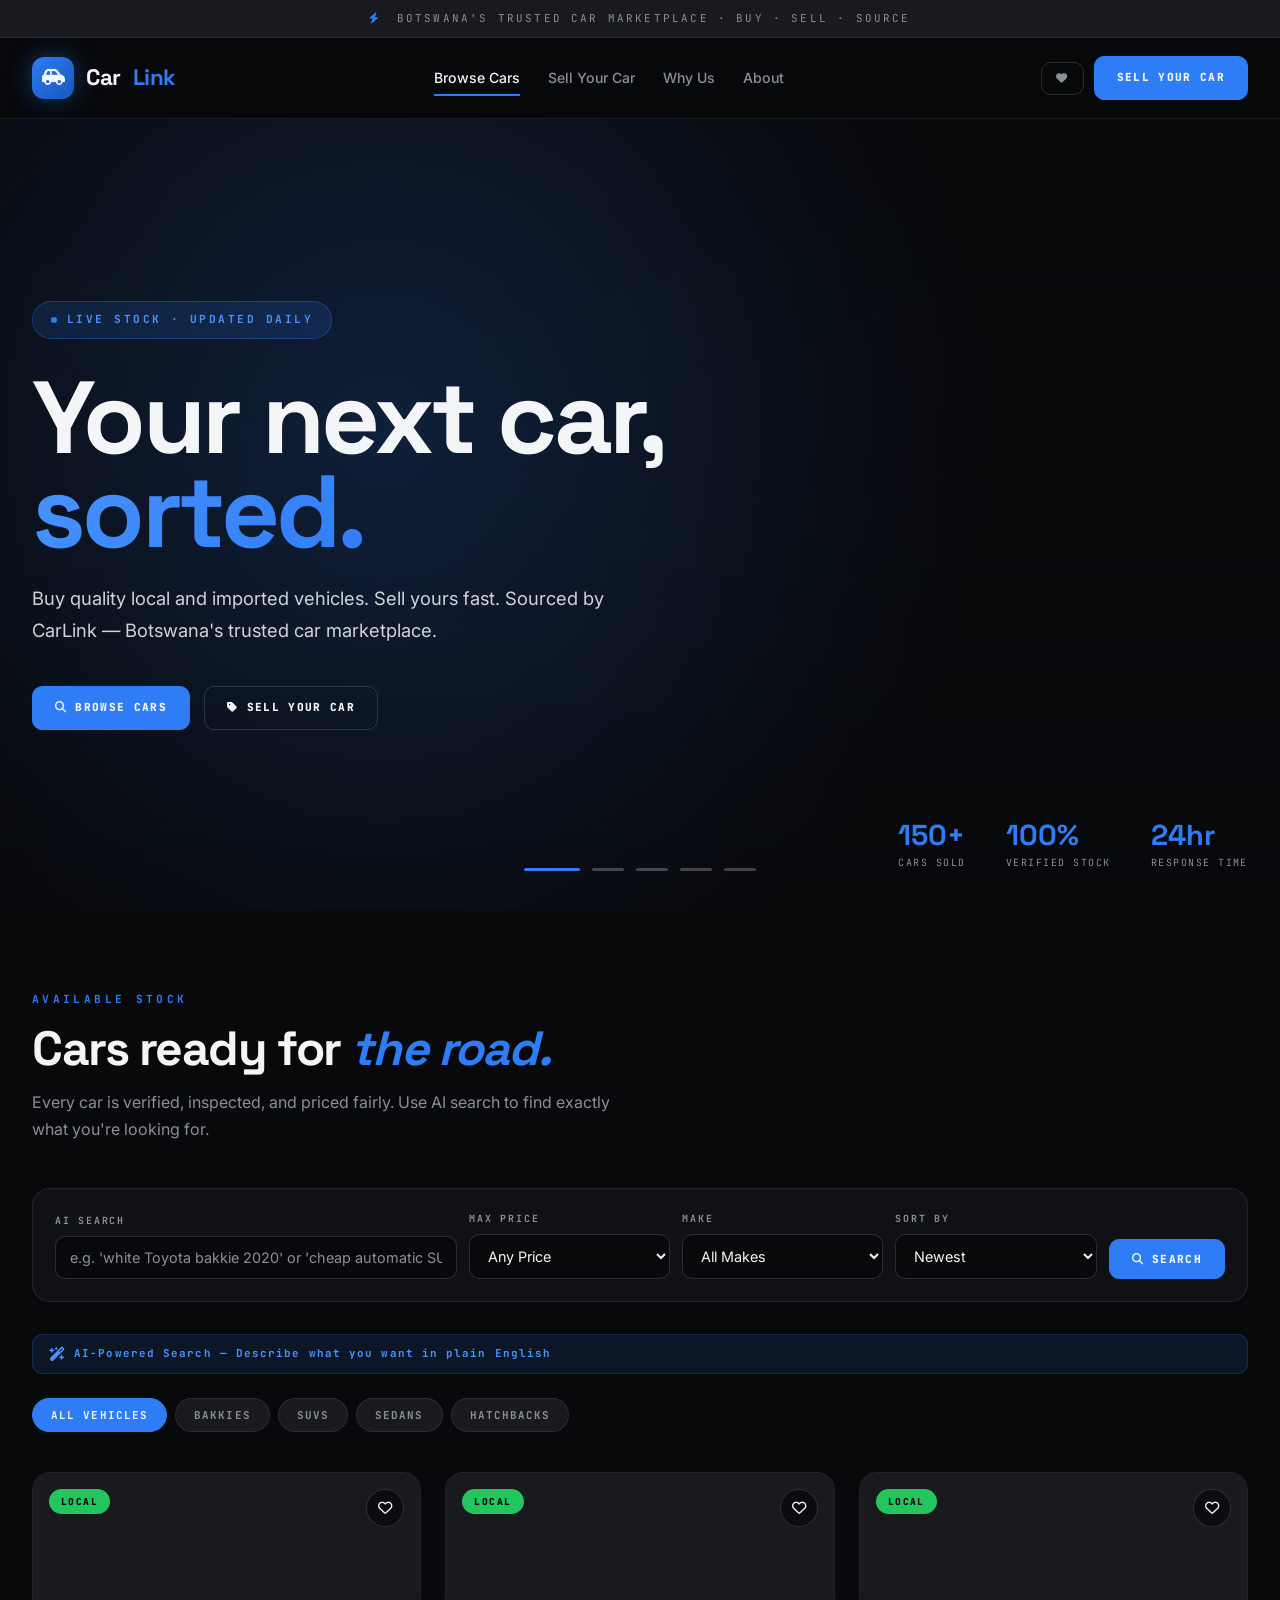
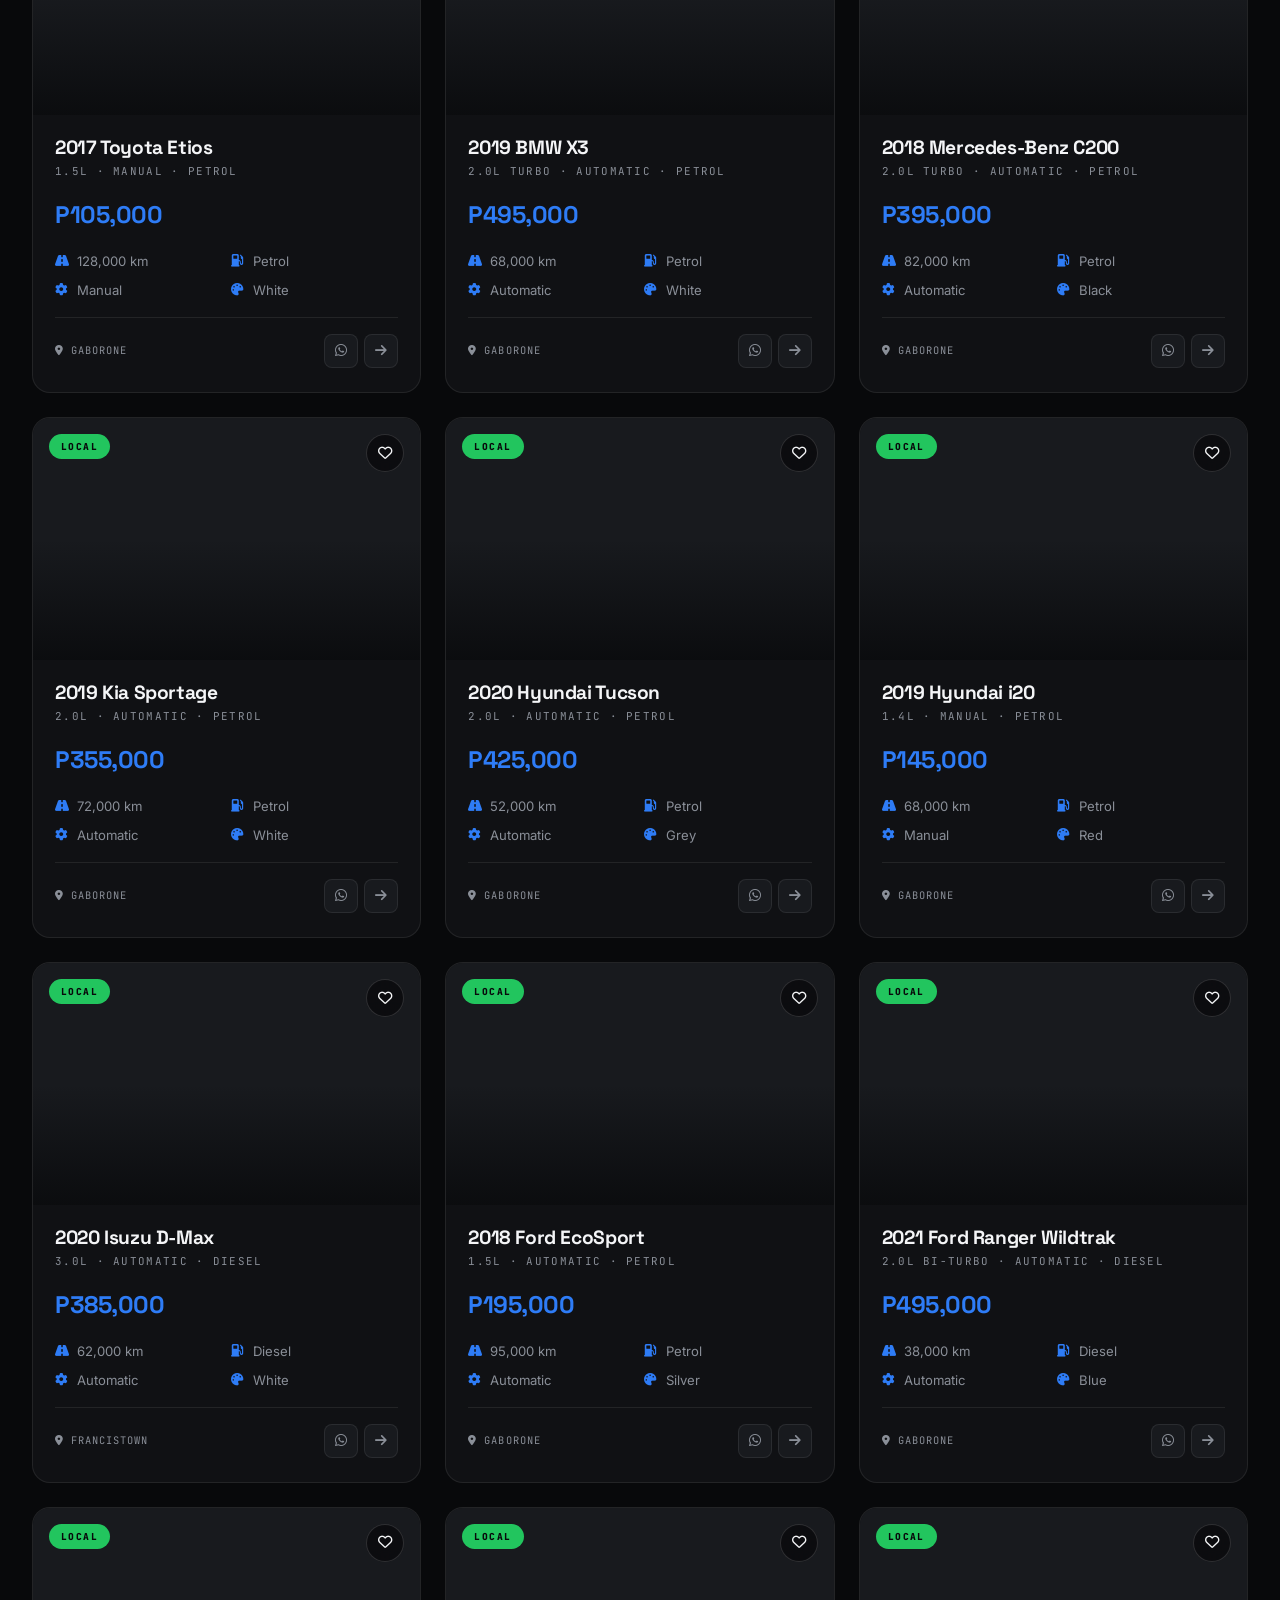
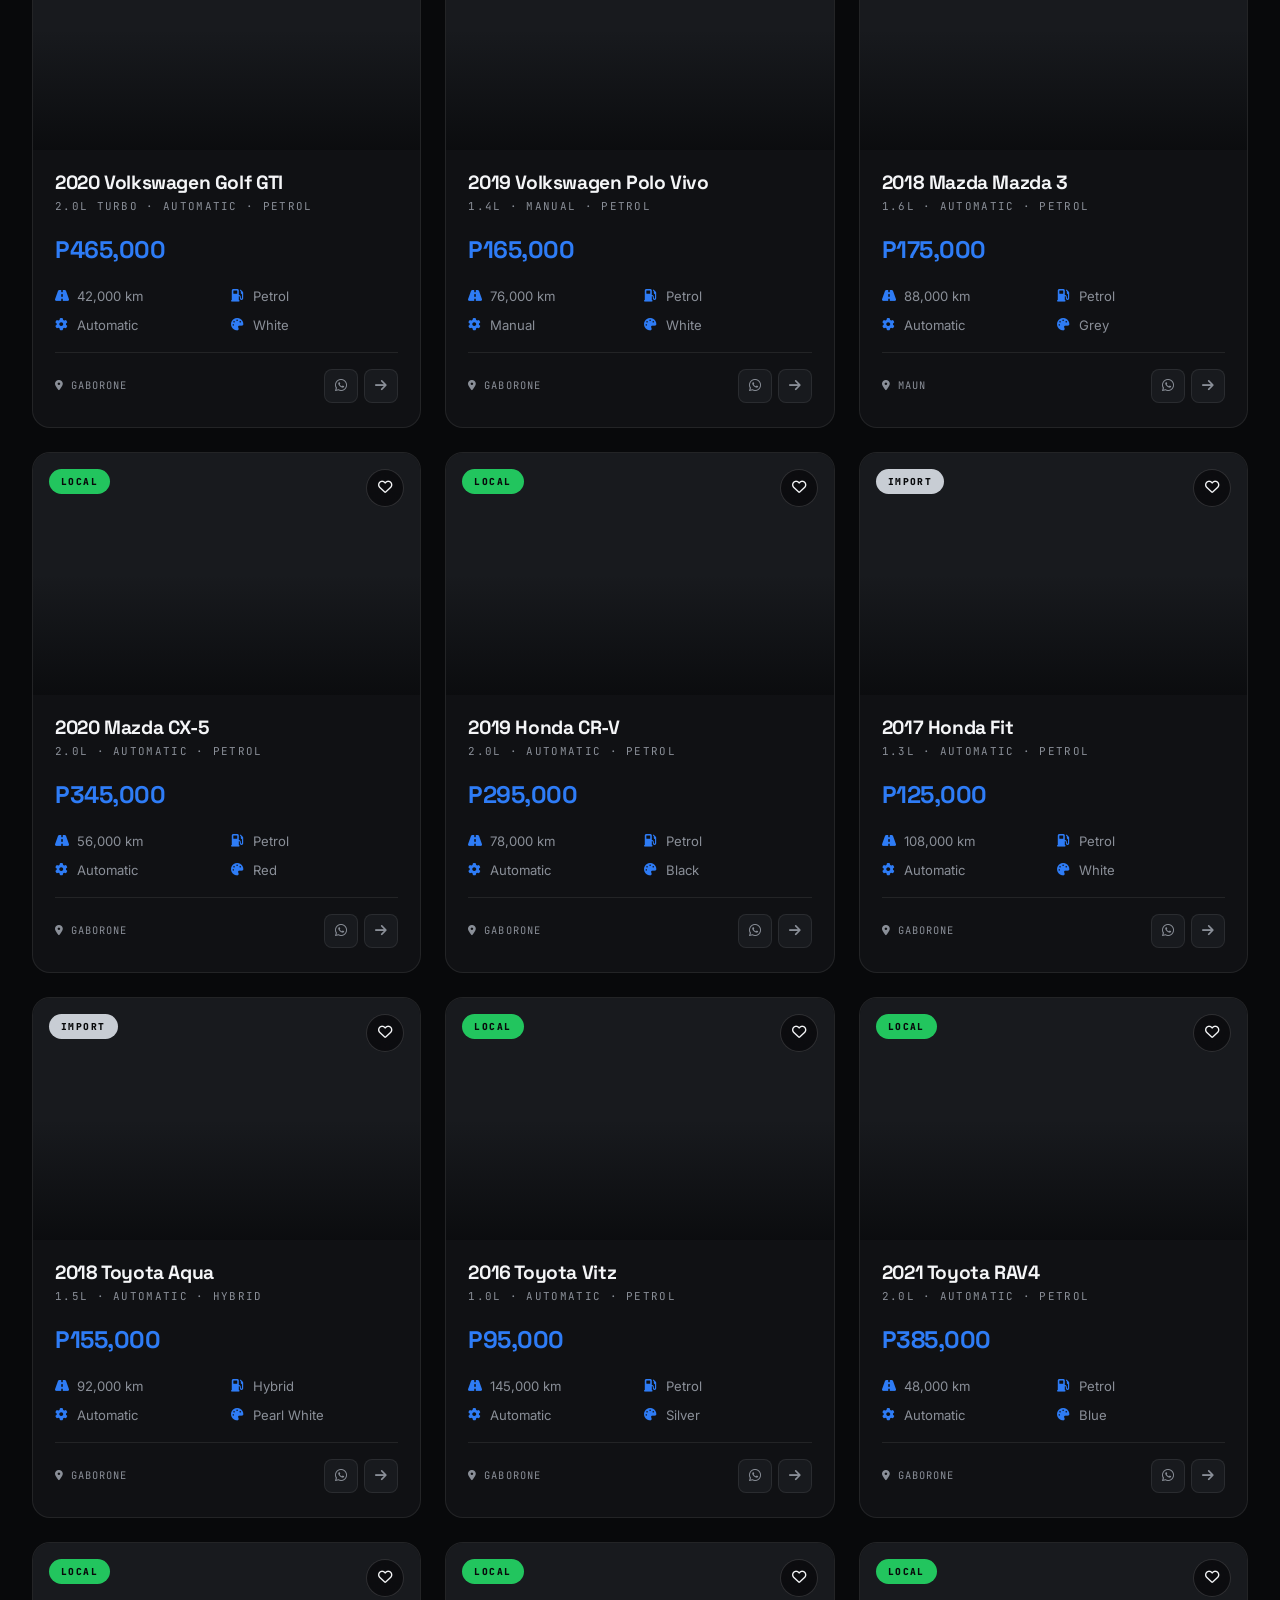
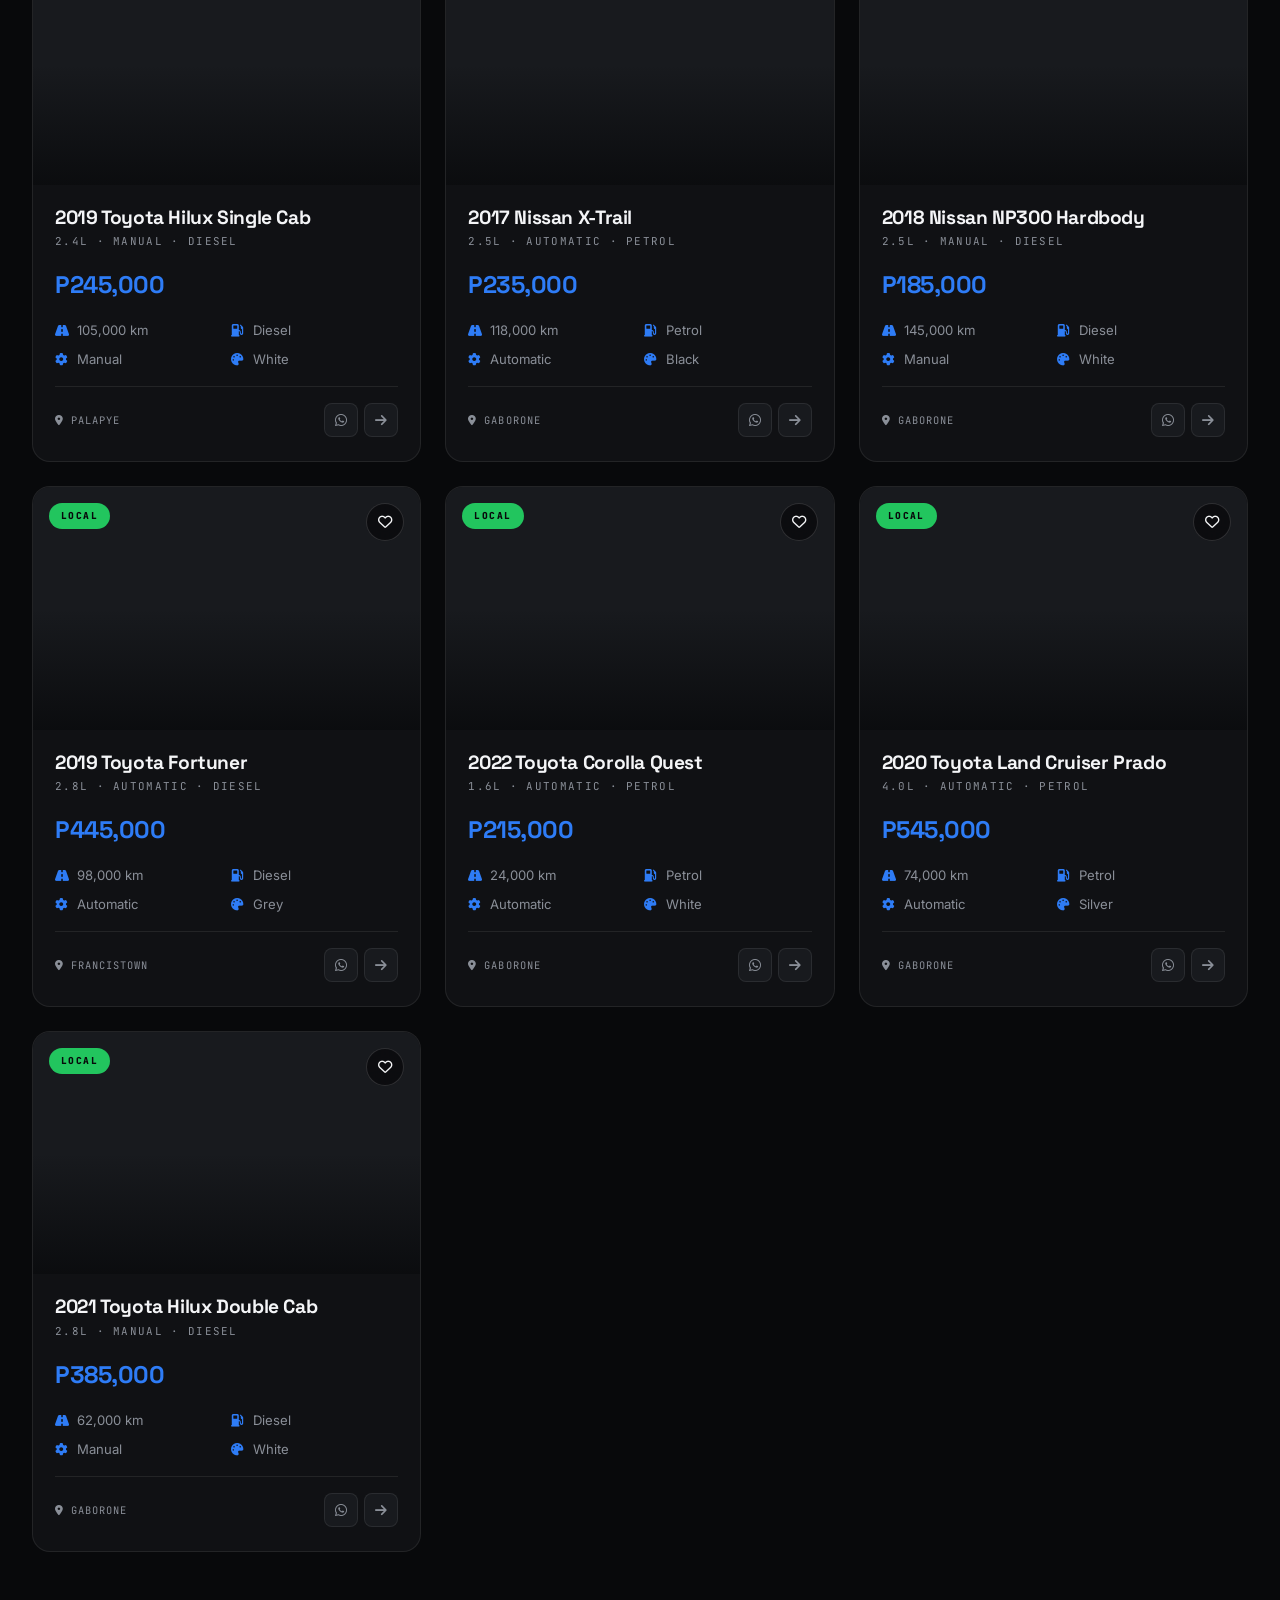
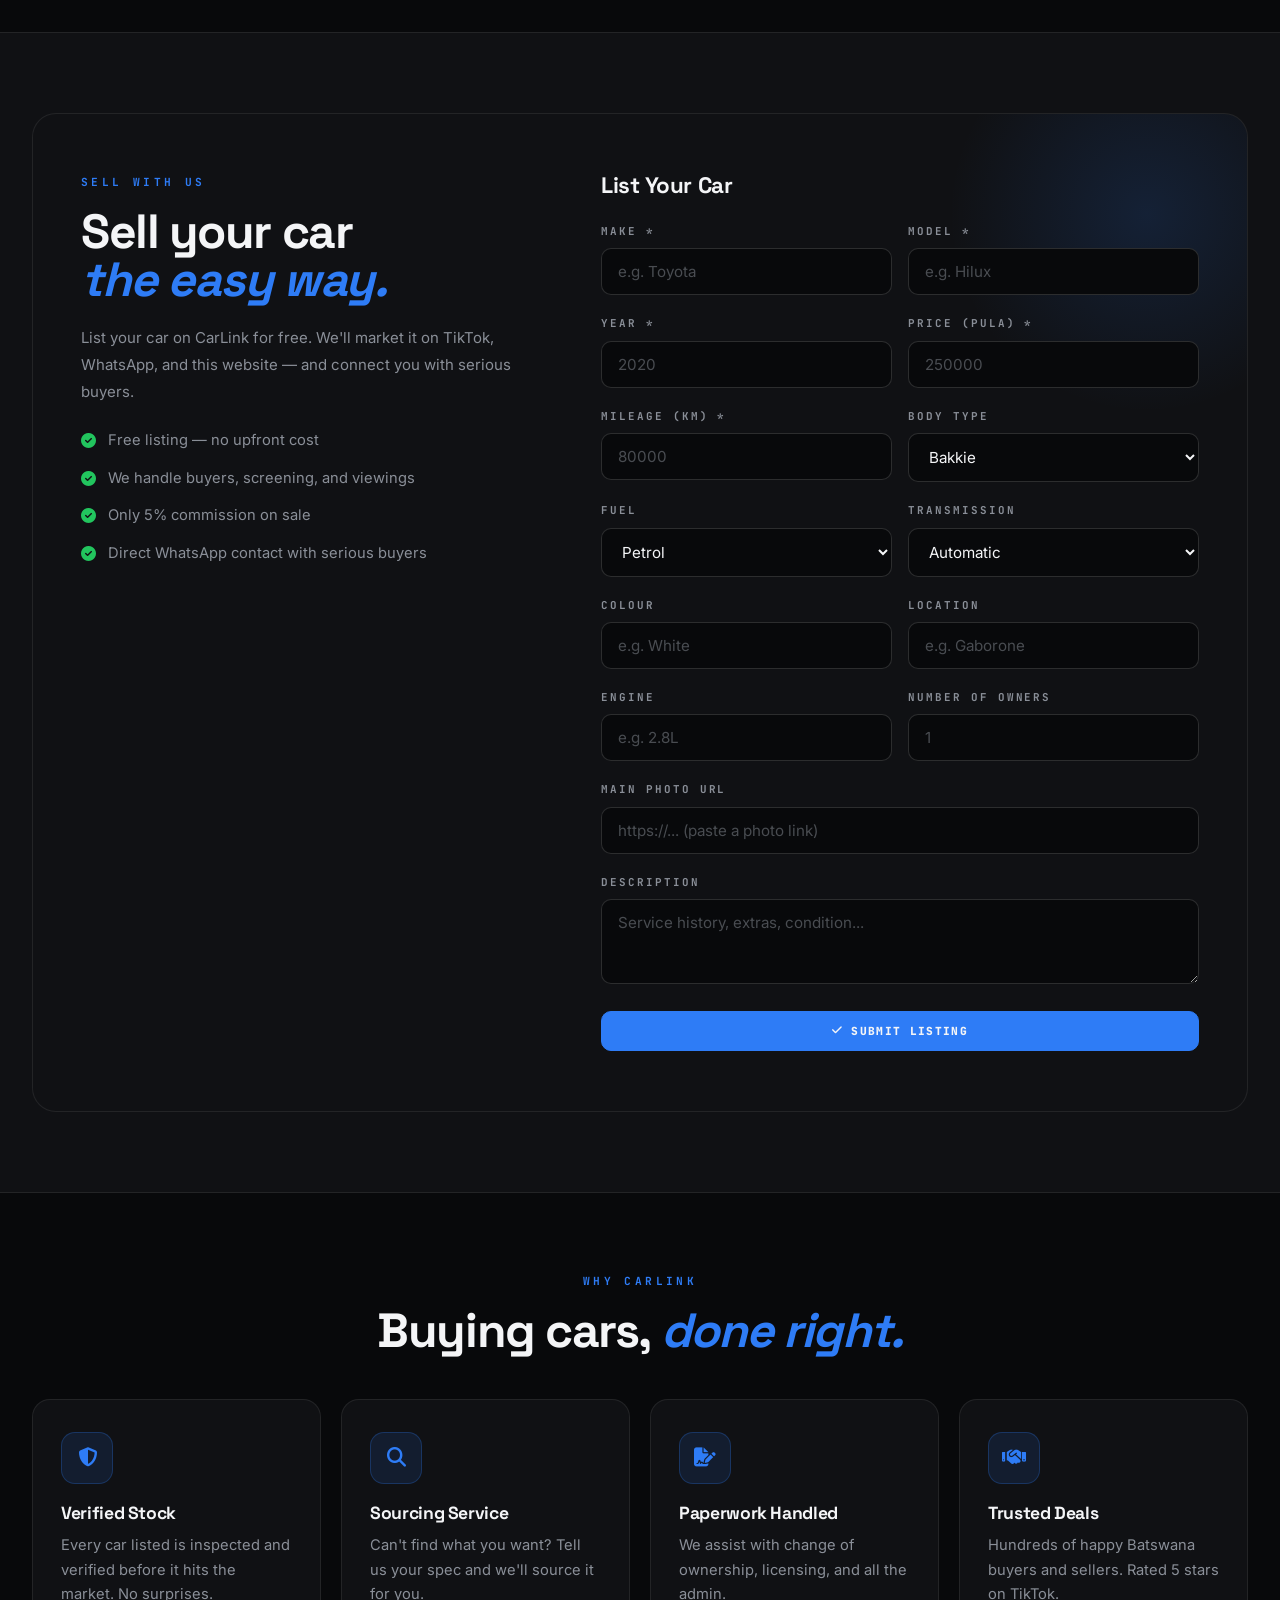
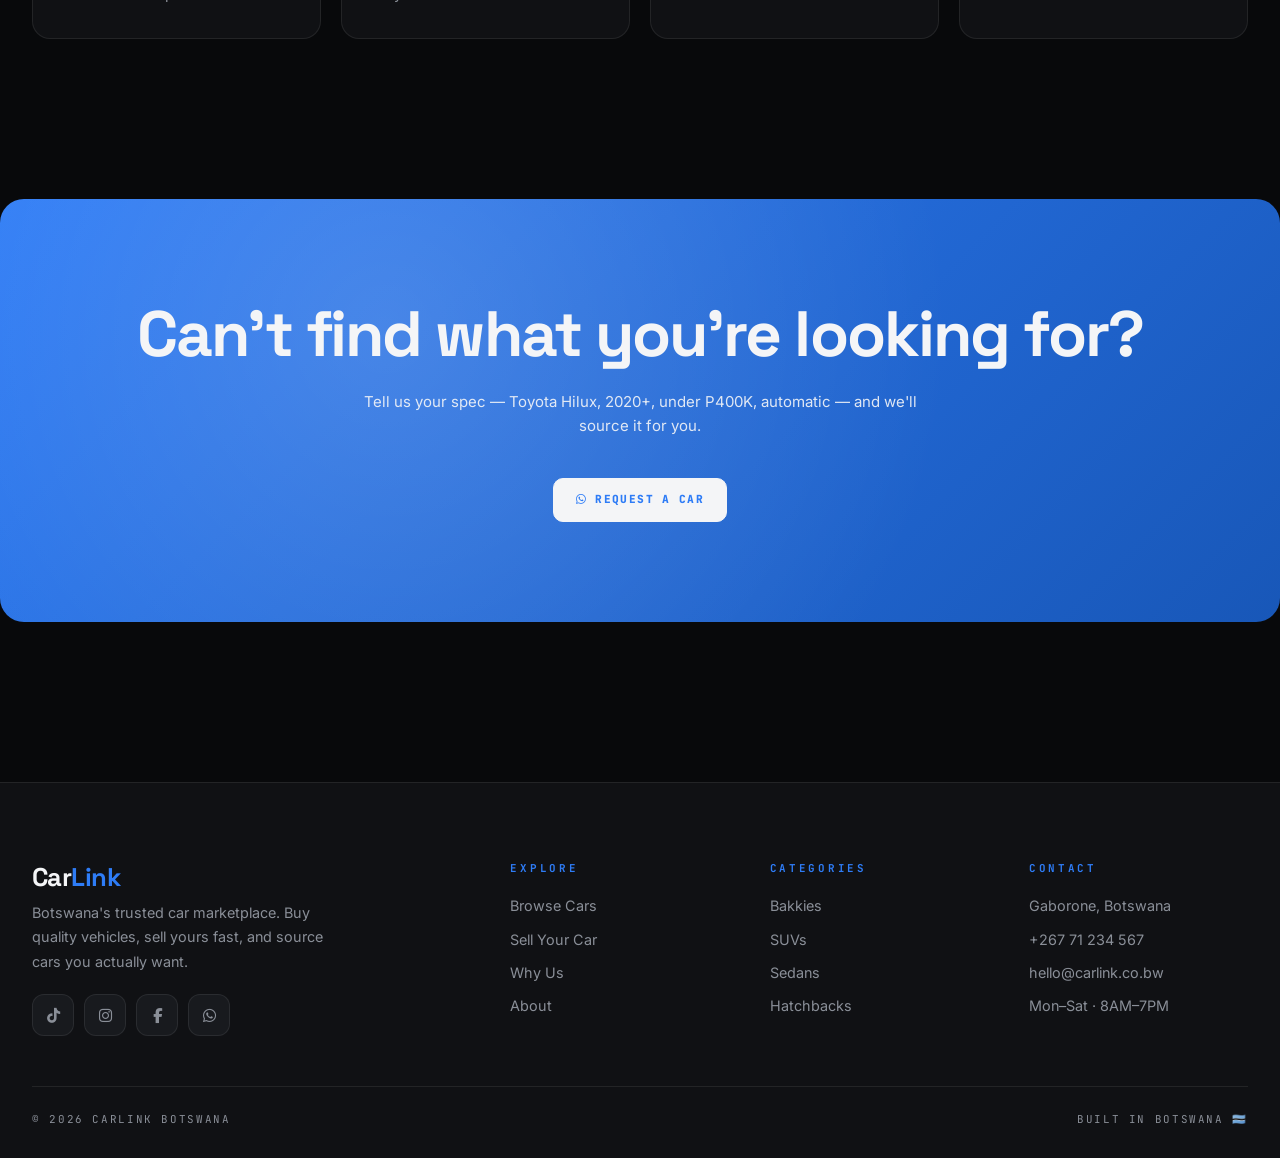
<file: index.html>
<!DOCTYPE html>
<html lang="en">
<head>
    <meta charset="UTF-8">
    <meta name="viewport" content="width=device-width, initial-scale=1.0">
    <title>CarLink Botswana — Buy & Sell Cars in Botswana</title>
    <meta name="description" content="CarLink Botswana — buy quality local and imported cars, or sell your car fast. Dealer-grade vehicles, trusted sourcing.">
    <link rel="stylesheet" href="https://cdnjs.cloudflare.com/ajax/libs/font-awesome/6.4.0/css/all.min.css">
    <link href="https://fonts.googleapis.com/css2?family=Space+Grotesk:wght@400;500;600;700&family=Inter:wght@400;500;600;700&family=JetBrains+Mono:wght@400;500;700&display=swap" rel="stylesheet">
    <link rel="stylesheet" href="style.css">
</head>
<body>

    <div class="top-bar">
        <i class="fas fa-bolt"></i> BOTSWANA'S TRUSTED CAR MARKETPLACE · BUY · SELL · SOURCE
    </div>

    <header>
        <div class="container nav">
            <a href="index.html" class="logo">
                <div class="logo-mark"><i class="fas fa-car-side"></i></div>
                Car<span>Link</span>
            </a>
            <nav class="nav-links">
                <a href="#cars" class="active">Browse Cars</a>
                <a href="#sell">Sell Your Car</a>
                <a href="#why">Why Us</a>
                <a href="about.html">About</a>
            </nav>
            <div class="nav-actions">
                <div class="nav-heart" onclick="showFavourites()">
                    <i class="fas fa-heart"></i>
                    <span class="nav-heart-count" id="wishlist-count" style="display:none;">0</span>
                </div>
                <a href="#sell" class="btn">Sell Your Car</a>
            </div>
        </div>
    </header>

    <main>

        <!-- HERO SLIDESHOW -->
        <section class="hero">
            <div id="hero-slides"></div>
            <div class="hero-overlay"></div>

            <div class="hero-content">
                <div class="hero-eyebrow">
                    <span class="dot"></span>
                    Live Stock · Updated Daily
                </div>
                <h1>Your next car,<br><em>sorted.</em></h1>
                <p>Buy quality local and imported vehicles. Sell yours fast. Sourced by CarLink — Botswana's trusted car marketplace.</p>
                <div class="hero-actions">
                    <a href="#cars" class="btn">
                        <i class="fas fa-search"></i> Browse Cars
                    </a>
                    <a href="#sell" class="btn btn-outline">
                        <i class="fas fa-tag"></i> Sell Your Car
                    </a>
                </div>
            </div>

            <div class="hero-dots" id="hero-dots"></div>

            <div class="hero-stats">
                <div>
                    <div class="hero-stat-num">150+</div>
                    <div class="hero-stat-label">Cars Sold</div>
                </div>
                <div>
                    <div class="hero-stat-num">100%</div>
                    <div class="hero-stat-label">Verified Stock</div>
                </div>
                <div>
                    <div class="hero-stat-num">24hr</div>
                    <div class="hero-stat-label">Response Time</div>
                </div>
            </div>
        </section>

        <!-- CARS SECTION -->
        <section id="cars">
            <div class="container">
                <div class="section-header">
                    <span class="section-label">Available Stock</span>
                    <h2 class="section-title">Cars ready for <em>the road.</em></h2>
                    <p class="section-sub">Every car is verified, inspected, and priced fairly. Use AI search to find exactly what you're looking for.</p>
                </div>

                <!-- SEARCH BAR -->
                <div class="search-bar">
                    <div class="search-field">
                        <label>AI Search</label>
                        <input type="text" id="search-input" placeholder="e.g. 'white Toyota bakkie 2020' or 'cheap automatic SUV'">
                    </div>
                    <div class="search-field">
                        <label>Max Price</label>
                        <select id="price-filter" onchange="applySearch()">
                            <option value="">Any Price</option>
                            <option value="100000">Under P100,000</option>
                            <option value="200000">Under P200,000</option>
                            <option value="300000">Under P300,000</option>
                            <option value="400000">Under P400,000</option>
                            <option value="500000">Under P500,000</option>
                            <option value="1000000">Under P1,000,000</option>
                        </select>
                    </div>
                    <div class="search-field">
                        <label>Make</label>
                        <select id="make-filter" onchange="applySearch()">
                            <option value="">All Makes</option>
                            <option value="Toyota">Toyota</option>
                            <option value="Nissan">Nissan</option>
                            <option value="Honda">Honda</option>
                            <option value="Mazda">Mazda</option>
                            <option value="Volkswagen">Volkswagen</option>
                            <option value="Ford">Ford</option>
                            <option value="Isuzu">Isuzu</option>
                            <option value="Hyundai">Hyundai</option>
                            <option value="Kia">Kia</option>
                            <option value="Mercedes-Benz">Mercedes-Benz</option>
                            <option value="BMW">BMW</option>
                        </select>
                    </div>
                    <div class="search-field">
                        <label>Sort By</label>
                        <select id="sort-filter" onchange="applySearch()">
                            <option value="newest">Newest</option>
                            <option value="price-low">Price: Low to High</option>
                            <option value="price-high">Price: High to Low</option>
                            <option value="mileage">Lowest Mileage</option>
                            <option value="year">Newest Year</option>
                        </select>
                    </div>
                    <button class="btn" onclick="applySearch()">
                        <i class="fas fa-search"></i> Search
                    </button>
                </div>

                <div class="ai-search-hint">
                    <i class="fas fa-wand-magic-sparkles"></i> AI-Powered Search — Describe what you want in plain English
                </div>

                <!-- CATEGORY TABS -->
                <div class="category-tabs">
                    <button class="cat-btn active" data-cat="all" onclick="filterCategory('all', this)">All Vehicles</button>
                    <button class="cat-btn" data-cat="bakkie" onclick="filterCategory('bakkie', this)">Bakkies</button>
                    <button class="cat-btn" data-cat="suv" onclick="filterCategory('suv', this)">SUVs</button>
                    <button class="cat-btn" data-cat="sedan" onclick="filterCategory('sedan', this)">Sedans</button>
                    <button class="cat-btn" data-cat="hatchback" onclick="filterCategory('hatchback', this)">Hatchbacks</button>
                </div>

                <!-- CARS GRID -->
                <div class="cars-grid" id="cars-grid"></div>
            </div>
        </section>

        <!-- SELL YOUR CAR -->
        <section id="sell" style="background: var(--surface); border-top: 1px solid var(--border); border-bottom: 1px solid var(--border);">
            <div class="container">
                <div class="sell-section">
                    <div class="sell-grid">
                        <div>
                            <span class="section-label">Sell With Us</span>
                            <h2 class="section-title" style="margin-bottom: 20px;">Sell your car<br><em>the easy way.</em></h2>
                            <p style="color: var(--muted); line-height: 1.8; margin-bottom: 24px;">
                                List your car on CarLink for free. We'll market it on TikTok, WhatsApp, and this website — and connect you with serious buyers.
                            </p>
                            <ul style="display:flex; flex-direction:column; gap:14px;">
                                <li style="display:flex; gap:12px; align-items:flex-start;">
                                    <i class="fas fa-circle-check" style="color: var(--green); margin-top:4px;"></i>
                                    <span style="color: var(--muted); font-size: 0.92rem;">Free listing — no upfront cost</span>
                                </li>
                                <li style="display:flex; gap:12px; align-items:flex-start;">
                                    <i class="fas fa-circle-check" style="color: var(--green); margin-top:4px;"></i>
                                    <span style="color: var(--muted); font-size: 0.92rem;">We handle buyers, screening, and viewings</span>
                                </li>
                                <li style="display:flex; gap:12px; align-items:flex-start;">
                                    <i class="fas fa-circle-check" style="color: var(--green); margin-top:4px;"></i>
                                    <span style="color: var(--muted); font-size: 0.92rem;">Only 5% commission on sale</span>
                                </li>
                                <li style="display:flex; gap:12px; align-items:flex-start;">
                                    <i class="fas fa-circle-check" style="color: var(--green); margin-top:4px;"></i>
                                    <span style="color: var(--muted); font-size: 0.92rem;">Direct WhatsApp contact with serious buyers</span>
                                </li>
                            </ul>
                        </div>

                        <form onsubmit="submitListing(event)">
                            <h3 style="font-family: var(--display); font-size: 1.4rem; margin-bottom: 24px; letter-spacing:-0.02em;">List Your Car</h3>

                            <div class="form-row">
                                <div class="form-group">
                                    <label>Make *</label>
                                    <input type="text" id="s-make" required placeholder="e.g. Toyota">
                                </div>
                                <div class="form-group">
                                    <label>Model *</label>
                                    <input type="text" id="s-model" required placeholder="e.g. Hilux">
                                </div>
                            </div>

                            <div class="form-row">
                                <div class="form-group">
                                    <label>Year *</label>
                                    <input type="number" id="s-year" required min="1990" max="2026" placeholder="2020">
                                </div>
                                <div class="form-group">
                                    <label>Price (Pula) *</label>
                                    <input type="number" id="s-price" required min="1" placeholder="250000">
                                </div>
                            </div>

                            <div class="form-row">
                                <div class="form-group">
                                    <label>Mileage (km) *</label>
                                    <input type="number" id="s-mileage" required min="0" placeholder="80000">
                                </div>
                                <div class="form-group">
                                    <label>Body Type</label>
                                    <select id="s-body">
                                        <option value="Bakkie">Bakkie</option>
                                        <option value="SUV">SUV</option>
                                        <option value="Sedan">Sedan</option>
                                        <option value="Hatchback">Hatchback</option>
                                    </select>
                                </div>
                            </div>

                            <div class="form-row">
                                <div class="form-group">
                                    <label>Fuel</label>
                                    <select id="s-fuel">
                                        <option value="Petrol">Petrol</option>
                                        <option value="Diesel">Diesel</option>
                                        <option value="Hybrid">Hybrid</option>
                                    </select>
                                </div>
                                <div class="form-group">
                                    <label>Transmission</label>
                                    <select id="s-transmission">
                                        <option value="Automatic">Automatic</option>
                                        <option value="Manual">Manual</option>
                                    </select>
                                </div>
                            </div>

                            <div class="form-row">
                                <div class="form-group">
                                    <label>Colour</label>
                                    <input type="text" id="s-color" placeholder="e.g. White">
                                </div>
                                <div class="form-group">
                                    <label>Location</label>
                                    <input type="text" id="s-location" placeholder="e.g. Gaborone">
                                </div>
                            </div>

                            <div class="form-row">
                                <div class="form-group">
                                    <label>Engine</label>
                                    <input type="text" id="s-engine" placeholder="e.g. 2.8L">
                                </div>
                                <div class="form-group">
                                    <label>Number of Owners</label>
                                    <input type="number" id="s-owners" min="1" placeholder="1">
                                </div>
                            </div>

                            <div class="form-group">
                                <label>Main Photo URL</label>
                                <input type="url" id="s-image" placeholder="https://... (paste a photo link)">
                            </div>

                            <div class="form-group">
                                <label>Description</label>
                                <textarea id="s-desc" rows="3" placeholder="Service history, extras, condition..."></textarea>
                            </div>

                            <button type="submit" class="btn" style="width: 100%; justify-content: center;">
                                <i class="fas fa-check"></i> Submit Listing
                            </button>
                        </form>
                    </div>
                </div>
            </div>
        </section>

        <!-- WHY US -->
        <section id="why">
            <div class="container">
                <div class="section-header center">
                    <span class="section-label">Why CarLink</span>
                    <h2 class="section-title">Buying cars, <em>done right.</em></h2>
                </div>
                <div class="why-grid">
                    <div class="why-card">
                        <div class="why-icon"><i class="fas fa-shield-alt"></i></div>
                        <h4>Verified Stock</h4>
                        <p>Every car listed is inspected and verified before it hits the market. No surprises.</p>
                    </div>
                    <div class="why-card">
                        <div class="why-icon"><i class="fas fa-search"></i></div>
                        <h4>Sourcing Service</h4>
                        <p>Can't find what you want? Tell us your spec and we'll source it for you.</p>
                    </div>
                    <div class="why-card">
                        <div class="why-icon"><i class="fas fa-file-signature"></i></div>
                        <h4>Paperwork Handled</h4>
                        <p>We assist with change of ownership, licensing, and all the admin.</p>
                    </div>
                    <div class="why-card">
                        <div class="why-icon"><i class="fas fa-handshake"></i></div>
                        <h4>Trusted Deals</h4>
                        <p>Hundreds of happy Batswana buyers and sellers. Rated 5 stars on TikTok.</p>
                    </div>
                </div>
            </div>
        </section>

        <!-- CTA BANNER -->
        <section>
            <div class="cta-banner">
                <h2>Can't find what you're looking for?</h2>
                <p>Tell us your spec — Toyota Hilux, 2020+, under P400K, automatic — and we'll source it for you.</p>
                <a href="https://wa.me/26771234567?text=Hi%20CarLink%2C%20I'm%20looking%20for%20a%20specific%20car" target="_blank" rel="noopener" class="btn">
                    <i class="fab fa-whatsapp"></i> Request a Car
                </a>
            </div>
        </section>

    </main>

    <footer>
        <div class="container">
            <div class="footer-grid">
                <div class="footer-brand">
                    <h3>Car<span>Link</span></h3>
                    <p>Botswana's trusted car marketplace. Buy quality vehicles, sell yours fast, and source cars you actually want.</p>
                    <div class="footer-socials">
                        <a href="#" aria-label="TikTok"><i class="fab fa-tiktok"></i></a>
                        <a href="#" aria-label="Instagram"><i class="fab fa-instagram"></i></a>
                        <a href="#" aria-label="Facebook"><i class="fab fa-facebook-f"></i></a>
                        <a href="#" aria-label="WhatsApp"><i class="fab fa-whatsapp"></i></a>
                    </div>
                </div>
                <div class="footer-col">
                    <h4>Explore</h4>
                    <ul>
                        <li><a href="#cars">Browse Cars</a></li>
                        <li><a href="#sell">Sell Your Car</a></li>
                        <li><a href="#why">Why Us</a></li>
                        <li><a href="about.html">About</a></li>
                    </ul>
                </div>
                <div class="footer-col">
                    <h4>Categories</h4>
                    <ul>
                        <li><a href="#cars">Bakkies</a></li>
                        <li><a href="#cars">SUVs</a></li>
                        <li><a href="#cars">Sedans</a></li>
                        <li><a href="#cars">Hatchbacks</a></li>
                    </ul>
                </div>
                <div class="footer-col">
                    <h4>Contact</h4>
                    <ul>
                        <li>Gaborone, Botswana</li>
                        <li>+267 71 234 567</li>
                        <li>hello@carlink.co.bw</li>
                        <li>Mon–Sat · 8AM–7PM</li>
                    </ul>
                </div>
            </div>
            <div class="footer-bottom">
                <span>© 2026 CarLink Botswana</span>
                <span>Built in Botswana 🇧🇼</span>
            </div>
        </div>
    </footer>

    <script src="main.js"></script>
</body>
</html>
</file>
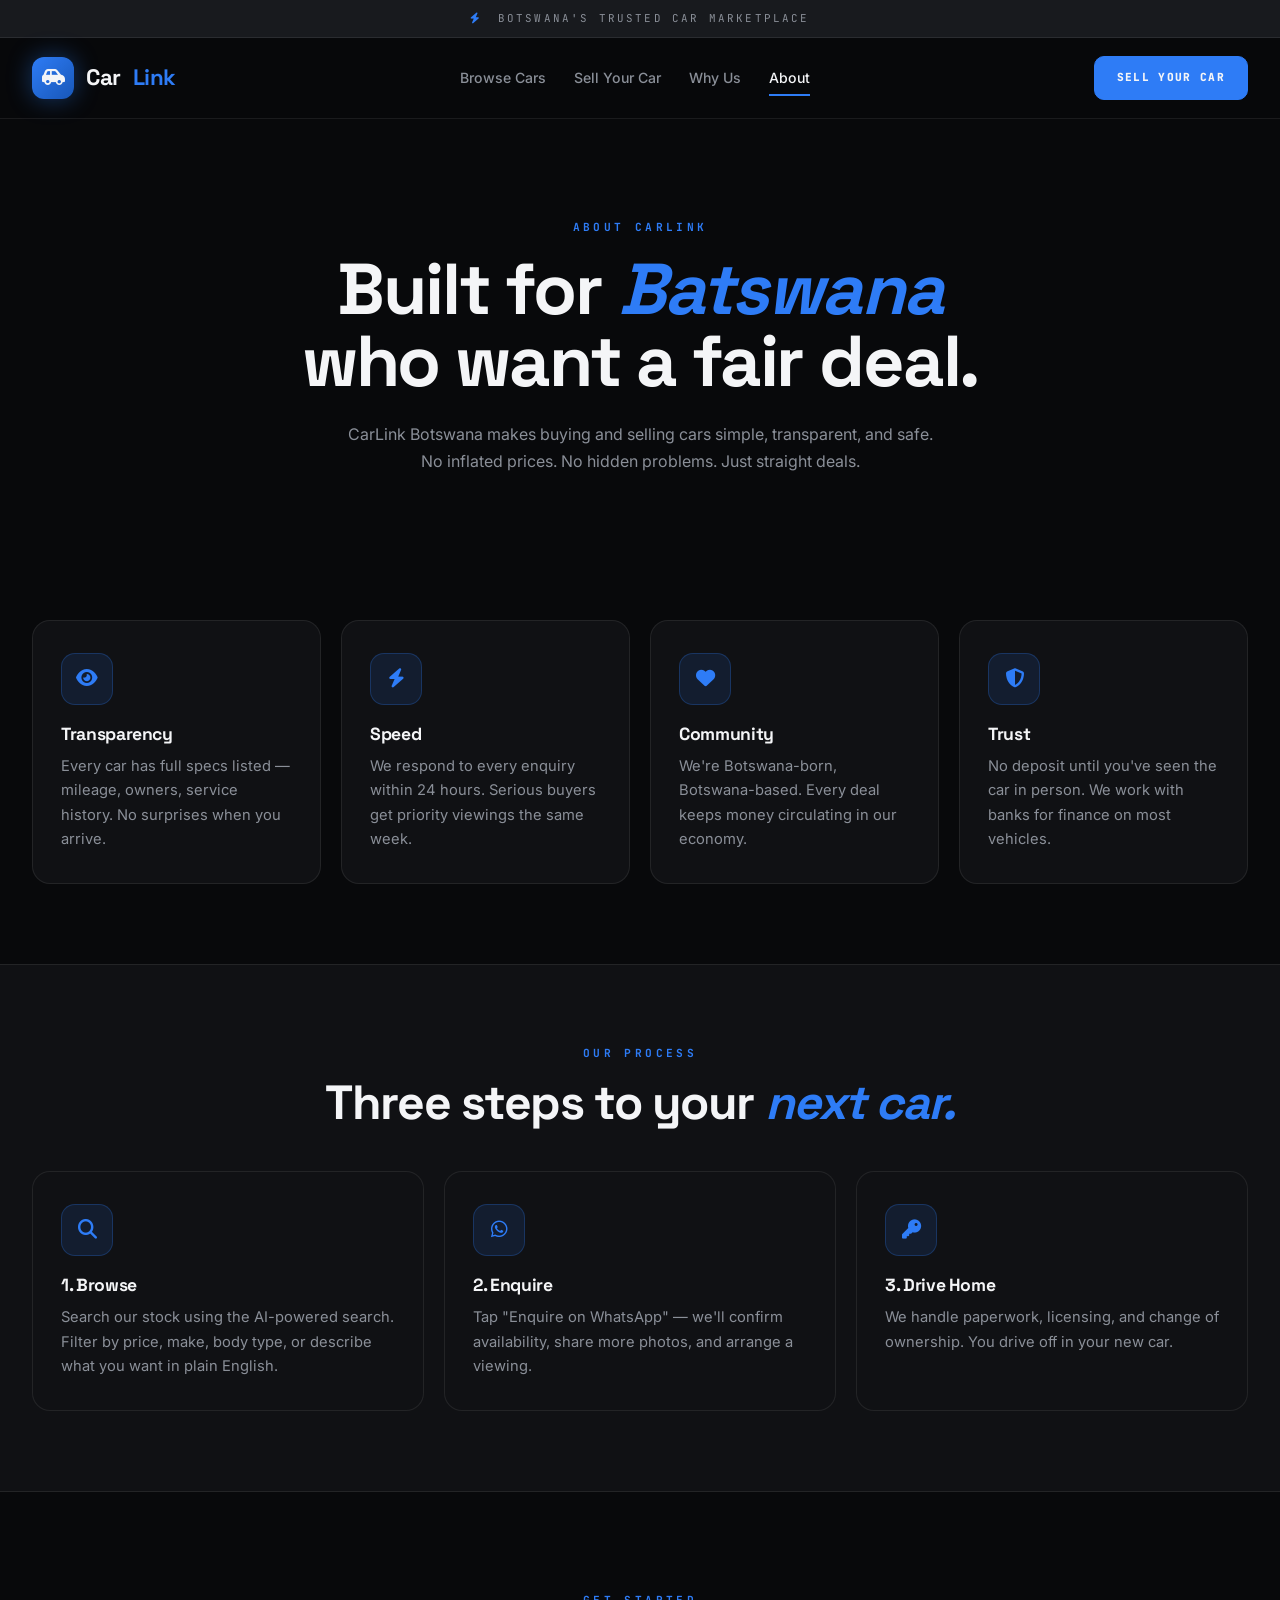
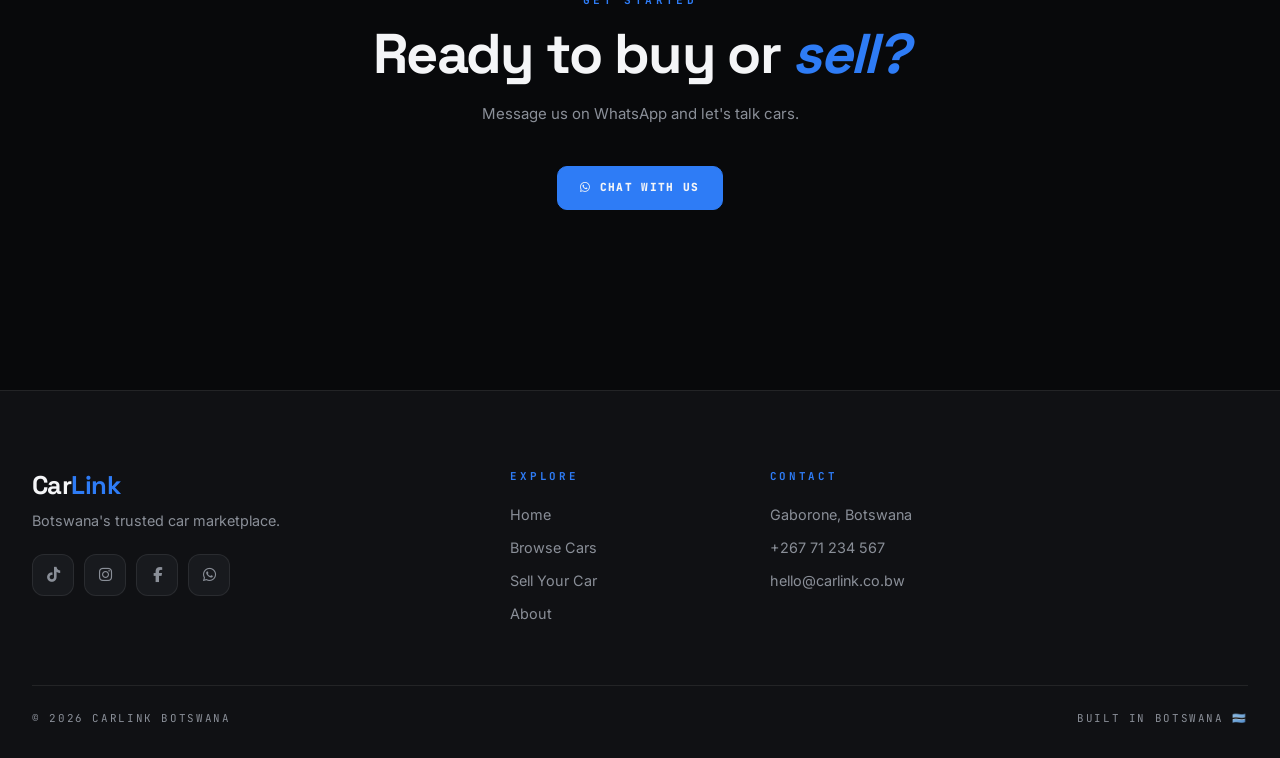
<file: about.html>
<!DOCTYPE html>
<html lang="en">
<head>
    <meta charset="UTF-8">
    <meta name="viewport" content="width=device-width, initial-scale=1.0">
    <title>About — CarLink Botswana</title>
    <link rel="stylesheet" href="https://cdnjs.cloudflare.com/ajax/libs/font-awesome/6.4.0/css/all.min.css">
    <link href="https://fonts.googleapis.com/css2?family=Space+Grotesk:wght@400;500;600;700&family=Inter:wght@400;500;600;700&family=JetBrains+Mono:wght@400;500;700&display=swap" rel="stylesheet">
    <link rel="stylesheet" href="style.css">
</head>
<body>

    <div class="top-bar">
        <i class="fas fa-bolt"></i> BOTSWANA'S TRUSTED CAR MARKETPLACE
    </div>

    <header>
        <div class="container nav">
            <a href="index.html" class="logo">
                <div class="logo-mark"><i class="fas fa-car-side"></i></div>
                Car<span>Link</span>
            </a>
            <nav class="nav-links">
                <a href="index.html">Browse Cars</a>
                <a href="index.html#sell">Sell Your Car</a>
                <a href="index.html#why">Why Us</a>
                <a href="about.html" class="active">About</a>
            </nav>
            <div class="nav-actions">
                <a href="index.html#sell" class="btn">Sell Your Car</a>
            </div>
        </div>
    </header>

    <main>

        <section style="padding: 100px 0 60px;">
            <div class="container">
                <div class="section-header center">
                    <span class="section-label">About CarLink</span>
                    <h1 style="font-family: var(--display); font-size: clamp(2rem, 6vw, 4.5rem); line-height: 1; letter-spacing: -0.03em; margin-bottom: 24px;">
                        Built for <em style="font-style: italic; color: var(--blue);">Batswana</em><br>who want a fair deal.
                    </h1>
                    <p class="section-sub" style="margin: 0 auto;">
                        CarLink Botswana makes buying and selling cars simple, transparent, and safe. No inflated prices. No hidden problems. Just straight deals.
                    </p>
                </div>
            </div>
        </section>

        <section style="padding-top: 40px;">
            <div class="container">
                <div class="why-grid">
                    <div class="why-card">
                        <div class="why-icon"><i class="fas fa-eye"></i></div>
                        <h4>Transparency</h4>
                        <p>Every car has full specs listed — mileage, owners, service history. No surprises when you arrive.</p>
                    </div>
                    <div class="why-card">
                        <div class="why-icon"><i class="fas fa-bolt"></i></div>
                        <h4>Speed</h4>
                        <p>We respond to every enquiry within 24 hours. Serious buyers get priority viewings the same week.</p>
                    </div>
                    <div class="why-card">
                        <div class="why-icon"><i class="fas fa-heart"></i></div>
                        <h4>Community</h4>
                        <p>We're Botswana-born, Botswana-based. Every deal keeps money circulating in our economy.</p>
                    </div>
                    <div class="why-card">
                        <div class="why-icon"><i class="fas fa-shield-halved"></i></div>
                        <h4>Trust</h4>
                        <p>No deposit until you've seen the car in person. We work with banks for finance on most vehicles.</p>
                    </div>
                </div>
            </div>
        </section>

        <section style="padding: 80px 0; background: var(--surface); border-top: 1px solid var(--border); border-bottom: 1px solid var(--border);">
            <div class="container">
                <div class="section-header center">
                    <span class="section-label">Our Process</span>
                    <h2 class="section-title">Three steps to your <em>next car.</em></h2>
                </div>
                <div class="why-grid">
                    <div class="why-card">
                        <div class="why-icon"><i class="fas fa-search"></i></div>
                        <h4>1. Browse</h4>
                        <p>Search our stock using the AI-powered search. Filter by price, make, body type, or describe what you want in plain English.</p>
                    </div>
                    <div class="why-card">
                        <div class="why-icon"><i class="fab fa-whatsapp"></i></div>
                        <h4>2. Enquire</h4>
                        <p>Tap "Enquire on WhatsApp" — we'll confirm availability, share more photos, and arrange a viewing.</p>
                    </div>
                    <div class="why-card">
                        <div class="why-icon"><i class="fas fa-key"></i></div>
                        <h4>3. Drive Home</h4>
                        <p>We handle paperwork, licensing, and change of ownership. You drive off in your new car.</p>
                    </div>
                </div>
            </div>
        </section>

        <section style="padding: 100px 0; text-align: center;">
            <div class="container">
                <span class="section-label">Get Started</span>
                <h2 style="font-family: var(--display); font-size: clamp(2rem, 5vw, 3.5rem); line-height: 1; letter-spacing: -0.03em; margin-bottom: 20px;">
                    Ready to buy or <em style="font-style: italic; color: var(--blue);">sell?</em>
                </h2>
                <p style="color: var(--muted); max-width: 500px; margin: 0 auto 40px;">
                    Message us on WhatsApp and let's talk cars.
                </p>
                <a href="https://wa.me/26771234567" target="_blank" rel="noopener" class="btn">
                    <i class="fab fa-whatsapp"></i> Chat With Us
                </a>
            </div>
        </section>

    </main>

    <footer>
        <div class="container">
            <div class="footer-grid">
                <div class="footer-brand">
                    <h3>Car<span>Link</span></h3>
                    <p>Botswana's trusted car marketplace.</p>
                    <div class="footer-socials">
                        <a href="#"><i class="fab fa-tiktok"></i></a>
                        <a href="#"><i class="fab fa-instagram"></i></a>
                        <a href="#"><i class="fab fa-facebook-f"></i></a>
                        <a href="#"><i class="fab fa-whatsapp"></i></a>
                    </div>
                </div>
                <div class="footer-col">
                    <h4>Explore</h4>
                    <ul>
                        <li><a href="index.html">Home</a></li>
                        <li><a href="index.html#cars">Browse Cars</a></li>
                        <li><a href="index.html#sell">Sell Your Car</a></li>
                        <li><a href="about.html">About</a></li>
                    </ul>
                </div>
                <div class="footer-col">
                    <h4>Contact</h4>
                    <ul>
                        <li>Gaborone, Botswana</li>
                        <li>+267 71 234 567</li>
                        <li>hello@carlink.co.bw</li>
                    </ul>
                </div>
            </div>
            <div class="footer-bottom">
                <span>© 2026 CarLink Botswana</span>
                <span>Built in Botswana 🇧🇼</span>
            </div>
        </div>
    </footer>

    <script src="main.js"></script>
</body>
</html>
</file>
<file: style.css>
/* ============================================
   CARLINK BOTSWANA
   Matte Black · Electric Blue · Chrome
============================================ */
:root {
    --bg: #08090B;
    --surface: #101114;
    --surface-2: #181A1E;
    --surface-3: #22252B;
    --text: #F4F5F7;
    --muted: #8A8F98;
    --blue: #2E7CF6;
    --blue-bright: #4A93FF;
    --blue-deep: #1857B8;
    --blue-soft: rgba(46, 124, 246, 0.12);
    --chrome: #C8CDD4;
    --green: #22C55E;
    --amber: #F59E0B;
    --red: #EF4444;
    --border: rgba(244, 245, 247, 0.08);
    --border-bright: rgba(244, 245, 247, 0.15);
    --display: 'Space Grotesk', sans-serif;
    --sans: 'Inter', sans-serif;
    --mono: 'JetBrains Mono', monospace;
    --transition: all 0.35s cubic-bezier(0.4, 0, 0.2, 1);
}

* { margin: 0; padding: 0; box-sizing: border-box; }

html { scroll-behavior: smooth; -webkit-font-smoothing: antialiased; }

body {
    font-family: var(--sans);
    background: var(--bg);
    color: var(--text);
    line-height: 1.6;
    font-size: 15px;
    min-height: 100vh;
    overflow-x: hidden;
}

h1, h2, h3, h4 {
    font-family: var(--display);
    font-weight: 700;
    letter-spacing: -0.02em;
    line-height: 1.1;
}

a { text-decoration: none; color: inherit; transition: var(--transition); }
button { font-family: inherit; cursor: pointer; border: none; background: none; color: inherit; }
input, select, textarea { font-family: inherit; outline: none; }
ul { list-style: none; }
img { max-width: 100%; display: block; }

.container { max-width: 1400px; margin: 0 auto; padding: 0 32px; width: 100%; }

/* ============================================
   TOP BAR
============================================ */
.top-bar {
    background: var(--surface-2);
    border-bottom: 1px solid var(--border);
    padding: 10px 0;
    text-align: center;
    font-family: var(--mono);
    font-size: 0.68rem;
    letter-spacing: 0.2em;
    text-transform: uppercase;
    color: var(--muted);
}
.top-bar i { color: var(--blue); margin-right: 6px; }

/* ============================================
   HEADER
============================================ */
header {
    background: rgba(8, 9, 11, 0.85);
    backdrop-filter: blur(20px);
    -webkit-backdrop-filter: blur(20px);
    border-bottom: 1px solid var(--border);
    padding: 18px 0;
    position: sticky;
    top: 0;
    z-index: 1000;
}
.nav {
    display: flex;
    justify-content: space-between;
    align-items: center;
    gap: 24px;
    flex-wrap: wrap;
}
.logo {
    display: flex;
    align-items: center;
    gap: 12px;
    font-family: var(--display);
    font-size: 1.4rem;
    font-weight: 700;
    letter-spacing: -0.02em;
}
.logo-mark {
    width: 42px;
    height: 42px;
    border-radius: 12px;
    background: linear-gradient(135deg, var(--blue), var(--blue-deep));
    display: flex;
    align-items: center;
    justify-content: center;
    color: var(--text);
    font-size: 1.15rem;
    box-shadow: 0 0 24px rgba(46, 124, 246, 0.4);
}
.logo span { color: var(--blue); }

.nav-links {
    display: flex;
    gap: 28px;
    font-size: 0.88rem;
    font-weight: 500;
}
.nav-links a {
    color: var(--muted);
    position: relative;
    padding: 6px 0;
}
.nav-links a:hover, .nav-links a.active { color: var(--text); }
.nav-links a::after {
    content: '';
    position: absolute;
    left: 0; bottom: 0;
    width: 0; height: 2px;
    background: var(--blue);
    transition: width 0.3s ease;
}
.nav-links a:hover::after, .nav-links a.active::after { width: 100%; }

.nav-actions {
    display: flex;
    gap: 10px;
    align-items: center;
    flex-wrap: wrap;
}

.btn {
    display: inline-flex;
    align-items: center;
    gap: 8px;
    padding: 12px 22px;
    background: var(--blue);
    color: var(--text);
    font-family: var(--mono);
    font-size: 0.7rem;
    font-weight: 800;
    letter-spacing: 0.12em;
    text-transform: uppercase;
    border-radius: 10px;
    transition: var(--transition);
    border: 1px solid var(--blue);
}
.btn:hover {
    background: var(--blue-bright);
    transform: translateY(-2px);
    box-shadow: 0 10px 30px rgba(46, 124, 246, 0.4);
}
.btn-outline {
    background: transparent;
    color: var(--text);
    border: 1px solid var(--border-bright);
}
.btn-outline:hover {
    background: var(--surface-2);
    border-color: var(--blue);
    color: var(--blue);
    box-shadow: none;
}
.btn-gold {
    background: var(--chrome);
    color: var(--bg);
    border-color: var(--chrome);
}
.btn-gold:hover {
    background: var(--text);
    border-color: var(--text);
}
.btn-sm { padding: 8px 14px; font-size: 0.65rem; }
.btn-danger {
    background: transparent;
    color: var(--red);
    border-color: rgba(239, 68, 68, 0.3);
}
.btn-danger:hover { background: rgba(239, 68, 68, 0.15); }

.nav-heart {
    position: relative;
    padding: 10px 14px;
    border-radius: 10px;
    border: 1px solid var(--border-bright);
    color: var(--muted);
    display: flex;
    align-items: center;
    gap: 6px;
    font-family: var(--mono);
    font-size: 0.7rem;
    font-weight: 700;
    letter-spacing: 0.1em;
    cursor: pointer;
    transition: var(--transition);
}
.nav-heart:hover { color: var(--red); border-color: rgba(239, 68, 68, 0.4); }
.nav-heart-count {
    background: var(--red);
    color: white;
    font-size: 0.55rem;
    min-width: 16px;
    height: 16px;
    padding: 0 5px;
    border-radius: 20px;
    display: flex;
    align-items: center;
    justify-content: center;
    font-weight: 800;
}

/* ============================================
   HERO — SLIDESHOW
============================================ */
.hero {
    position: relative;
    height: 88vh;
    min-height: 600px;
    overflow: hidden;
    background: var(--bg);
}

.hero-slide {
    position: absolute;
    inset: 0;
    background-size: cover;
    background-position: center;
    opacity: 0;
    transform: scale(1.08);
    transition: opacity 1.8s ease, transform 8s ease;
    will-change: opacity, transform;
    z-index: 1;
}
.hero-slide.active {
    opacity: 1;
    transform: scale(1.15);
    z-index: 2;
}

.hero-overlay {
    position: absolute;
    inset: 0;
    background: linear-gradient(
        180deg,
        rgba(8, 9, 11, 0.7) 0%,
        rgba(8, 9, 11, 0.55) 45%,
        rgba(8, 9, 11, 0.95) 100%
    );
    z-index: 3;
}
.hero-overlay::after {
    content: '';
    position: absolute;
    inset: 0;
    background: radial-gradient(circle at 30% 40%, rgba(46, 124, 246, 0.2), transparent 60%);
    pointer-events: none;
}

.hero-content {
    position: relative;
    z-index: 4;
    height: 100%;
    display: flex;
    flex-direction: column;
    justify-content: center;
    align-items: flex-start;
    max-width: 1400px;
    margin: 0 auto;
    padding: 0 32px;
    animation: heroFadeUp 1.2s ease both;
}
@keyframes heroFadeUp {
    from { opacity: 0; transform: translateY(30px); }
    to { opacity: 1; transform: translateY(0); }
}

.hero-eyebrow {
    display: inline-flex;
    align-items: center;
    gap: 10px;
    background: rgba(46, 124, 246, 0.15);
    border: 1px solid rgba(46, 124, 246, 0.3);
    color: var(--blue-bright);
    padding: 9px 18px;
    border-radius: 40px;
    font-family: var(--mono);
    font-size: 0.7rem;
    letter-spacing: 0.22em;
    text-transform: uppercase;
    margin-bottom: 32px;
    font-weight: 700;
}
.hero-eyebrow .dot {
    width: 6px; height: 6px;
    background: var(--blue);
    border-radius: 50%;
    animation: pulse 2s infinite;
}
@keyframes pulse {
    0%, 100% { opacity: 1; transform: scale(1); }
    50% { opacity: 0.4; transform: scale(1.5); }
}

.hero h1 {
    font-family: var(--display);
    font-size: clamp(3rem, 8vw, 7rem);
    line-height: 0.92;
    letter-spacing: -0.035em;
    margin-bottom: 24px;
    color: var(--text);
    max-width: 900px;
}
.hero h1 em {
    font-style: normal;
    background: linear-gradient(135deg, var(--blue-bright), var(--blue));
    -webkit-background-clip: text;
    background-clip: text;
    color: transparent;
}
.hero p {
    color: rgba(244, 245, 247, 0.85);
    font-size: 1.15rem;
    max-width: 600px;
    margin-bottom: 40px;
    line-height: 1.7;
}
.hero-actions { display: flex; gap: 14px; flex-wrap: wrap; }

.hero-dots {
    position: absolute;
    bottom: 40px;
    left: 50%;
    transform: translateX(-50%);
    z-index: 5;
    display: flex;
    gap: 12px;
}
.hero-dot {
    width: 32px;
    height: 3px;
    background: rgba(244, 245, 247, 0.25);
    border-radius: 3px;
    cursor: pointer;
    transition: var(--transition);
    border: none;
    padding: 0;
}
.hero-dot.active { background: var(--blue); width: 56px; }
.hero-dot:hover { background: rgba(244, 245, 247, 0.5); }

.hero-stats {
    position: absolute;
    bottom: 40px;
    right: 32px;
    z-index: 5;
    display: flex;
    gap: 40px;
    flex-wrap: wrap;
}
.hero-stat-num {
    font-family: var(--display);
    font-size: 1.8rem;
    color: var(--blue);
    line-height: 1;
    font-weight: 700;
}
.hero-stat-label {
    font-family: var(--mono);
    font-size: 0.62rem;
    letter-spacing: 0.15em;
    text-transform: uppercase;
    color: var(--muted);
    margin-top: 6px;
}

@media (max-width: 900px) {
    .hero { height: 92vh; }
    .hero-content { align-items: center; text-align: center; }
    .hero h1 { font-size: 2.8rem; }
    .hero-actions { justify-content: center; }
    .hero-stats { position: static; justify-content: center; margin-top: 32px; }
    .hero-dots { bottom: 20px; }
}

/* ============================================
   SECTION
============================================ */
section { padding: 80px 0; }

.section-label {
    font-family: var(--mono);
    font-size: 0.7rem;
    letter-spacing: 0.3em;
    text-transform: uppercase;
    color: var(--blue);
    margin-bottom: 16px;
    display: block;
    font-weight: 700;
}
.section-title {
    font-size: clamp(1.8rem, 4vw, 3rem);
    line-height: 1;
    letter-spacing: -0.03em;
    margin-bottom: 16px;
}
.section-title em { font-style: italic; color: var(--blue); }
.section-header { margin-bottom: 44px; }
.section-header.center {
    text-align: center;
    margin-left: auto;
    margin-right: auto;
    max-width: 700px;
}
.section-sub {
    color: var(--muted);
    font-size: 1rem;
    line-height: 1.7;
    max-width: 600px;
}
.section-header.center .section-sub { margin: 0 auto; }

/* ============================================
   SEARCH + FILTERS
============================================ */
.search-bar {
    background: var(--surface);
    border: 1px solid var(--border);
    border-radius: 18px;
    padding: 22px;
    margin-bottom: 32px;
    display: grid;
    grid-template-columns: 2fr 1fr 1fr 1fr auto;
    gap: 12px;
    align-items: end;
}
.search-field label {
    display: block;
    font-family: var(--mono);
    font-size: 0.62rem;
    letter-spacing: 0.18em;
    text-transform: uppercase;
    color: var(--muted);
    margin-bottom: 8px;
    font-weight: 700;
}
.search-field input,
.search-field select {
    width: 100%;
    padding: 12px 14px;
    background: var(--bg);
    border: 1px solid var(--border-bright);
    border-radius: 10px;
    color: var(--text);
    font-size: 0.9rem;
    transition: var(--transition);
}
.search-field input:focus,
.search-field select:focus {
    border-color: var(--blue);
    box-shadow: 0 0 0 3px var(--blue-soft);
}
.search-field input::placeholder { color: var(--muted); }

.ai-search-hint {
    display: flex;
    align-items: center;
    gap: 8px;
    padding: 10px 16px;
    background: var(--blue-soft);
    border: 1px solid rgba(46, 124, 246, 0.2);
    border-radius: 10px;
    font-family: var(--mono);
    font-size: 0.68rem;
    color: var(--blue-bright);
    letter-spacing: 0.1em;
    margin-bottom: 24px;
    font-weight: 700;
}
.ai-search-hint i { font-size: 0.9rem; }

@media (max-width: 900px) {
    .search-bar { grid-template-columns: 1fr; }
}

/* ============================================
   CATEGORY TABS
============================================ */
.category-tabs {
    display: flex;
    gap: 8px;
    margin-bottom: 32px;
    overflow-x: auto;
    padding-bottom: 8px;
}
.category-tabs::-webkit-scrollbar { height: 4px; }
.category-tabs::-webkit-scrollbar-thumb { background: var(--surface-3); border-radius: 2px; }

.cat-btn {
    padding: 9px 18px;
    background: var(--surface-2);
    border: 1px solid var(--border);
    border-radius: 40px;
    font-family: var(--mono);
    font-size: 0.68rem;
    letter-spacing: 0.1em;
    text-transform: uppercase;
    color: var(--muted);
    white-space: nowrap;
    transition: var(--transition);
    font-weight: 700;
}
.cat-btn:hover { border-color: var(--blue); color: var(--blue); }
.cat-btn.active {
    background: var(--blue);
    color: var(--text);
    border-color: var(--blue);
}

/* ============================================
   CAR GRID
============================================ */
.cars-grid {
    display: grid;
    grid-template-columns: repeat(auto-fill, minmax(320px, 1fr));
    gap: 24px;
}

.car-card {
    background: var(--surface);
    border: 1px solid var(--border);
    border-radius: 18px;
    overflow: hidden;
    transition: var(--transition);
    cursor: pointer;
    display: flex;
    flex-direction: column;
    position: relative;
}
.car-card:hover {
    border-color: var(--blue);
    transform: translateY(-6px);
    box-shadow: 0 25px 50px rgba(0, 0, 0, 0.5);
}

.car-image {
    position: relative;
    aspect-ratio: 16 / 10;
    background-size: cover;
    background-position: center;
    background-color: var(--surface-2);
    overflow: hidden;
}
.car-image::after {
    content: '';
    position: absolute;
    inset: 0;
    background: linear-gradient(180deg, transparent 50%, rgba(8, 9, 11, 0.8) 100%);
}

.car-badge {
    position: absolute;
    top: 16px;
    left: 16px;
    background: var(--blue);
    color: var(--text);
    padding: 5px 12px;
    border-radius: 40px;
    font-family: var(--mono);
    font-size: 0.6rem;
    font-weight: 800;
    letter-spacing: 0.15em;
    text-transform: uppercase;
    z-index: 2;
}
.car-badge.import { background: var(--chrome); color: var(--bg); }
.car-badge.local { background: var(--green); color: var(--bg); }

.car-wishlist {
    position: absolute;
    top: 16px;
    right: 16px;
    width: 38px;
    height: 38px;
    border-radius: 50%;
    background: rgba(8, 9, 11, 0.75);
    backdrop-filter: blur(8px);
    color: var(--text);
    display: flex;
    align-items: center;
    justify-content: center;
    font-size: 0.9rem;
    z-index: 3;
    transition: var(--transition);
    border: 1px solid var(--border-bright);
}
.car-wishlist:hover { background: rgba(239, 68, 68, 0.2); color: var(--red); }
.car-wishlist.active { background: var(--red); color: white; border-color: var(--red); }

.car-info { padding: 22px 22px 24px; flex: 1; display: flex; flex-direction: column; }

.car-title {
    font-family: var(--display);
    font-size: 1.2rem;
    font-weight: 700;
    letter-spacing: -0.02em;
    line-height: 1.15;
    margin-bottom: 4px;
}
.car-subtitle {
    font-family: var(--mono);
    font-size: 0.68rem;
    letter-spacing: 0.12em;
    text-transform: uppercase;
    color: var(--muted);
    margin-bottom: 16px;
}

.car-price {
    font-family: var(--display);
    font-size: 1.5rem;
    font-weight: 700;
    color: var(--blue);
    letter-spacing: -0.02em;
    margin-bottom: 16px;
}

.car-specs {
    display: grid;
    grid-template-columns: 1fr 1fr;
    gap: 8px;
    margin-bottom: 16px;
    padding-bottom: 16px;
    border-bottom: 1px solid var(--border);
}
.car-spec {
    display: flex;
    align-items: center;
    gap: 8px;
    font-size: 0.82rem;
    color: var(--muted);
}
.car-spec i { color: var(--blue); font-size: 0.78rem; width: 14px; }

.car-footer {
    display: flex;
    justify-content: space-between;
    align-items: center;
    margin-top: auto;
}
.car-location {
    font-family: var(--mono);
    font-size: 0.65rem;
    letter-spacing: 0.1em;
    text-transform: uppercase;
    color: var(--muted);
}
.car-actions {
    display: flex;
    gap: 6px;
}
.car-action-btn {
    width: 34px;
    height: 34px;
    border-radius: 8px;
    background: var(--surface-2);
    border: 1px solid var(--border);
    display: flex;
    align-items: center;
    justify-content: center;
    color: var(--muted);
    transition: var(--transition);
}
.car-action-btn:hover { color: var(--blue); border-color: var(--blue); }

/* ============================================
   NO RESULTS
============================================ */
.no-results {
    text-align: center;
    padding: 80px 20px;
    color: var(--muted);
}
.no-results i {
    font-size: 3rem;
    color: var(--surface-3);
    margin-bottom: 20px;
}
.no-results h3 {
    font-size: 1.3rem;
    color: var(--text);
    margin-bottom: 10px;
}
.no-results p {
    font-size: 0.95rem;
    margin-bottom: 24px;
}

/* ============================================
   CAR MODAL
============================================ */
.modal-overlay {
    position: fixed;
    inset: 0;
    background: rgba(8, 9, 11, 0.9);
    backdrop-filter: blur(10px);
    display: none;
    align-items: center;
    justify-content: center;
    z-index: 2000;
    padding: 20px;
    overflow-y: auto;
}
.modal-overlay.open { display: flex; }

.car-modal {
    background: var(--surface);
    border: 1px solid var(--border-bright);
    border-radius: 20px;
    width: 100%;
    max-width: 800px;
    max-height: 92vh;
    overflow-y: auto;
    position: relative;
}
.car-modal-img {
    height: 320px;
    background-size: cover;
    background-position: center;
    background-color: var(--surface-2);
    border-radius: 20px 20px 0 0;
    position: relative;
}
.car-modal-body { padding: 32px; }
.car-modal-body h2 {
    font-size: 1.8rem;
    margin-bottom: 6px;
    letter-spacing: -0.02em;
}
.car-modal-sub {
    font-family: var(--mono);
    font-size: 0.72rem;
    letter-spacing: 0.15em;
    text-transform: uppercase;
    color: var(--muted);
    margin-bottom: 24px;
}
.car-modal-price {
    font-family: var(--display);
    font-size: 2.4rem;
    font-weight: 700;
    color: var(--blue);
    letter-spacing: -0.03em;
    margin-bottom: 24px;
}

.specs-table {
    display: grid;
    grid-template-columns: 1fr 1fr;
    gap: 12px;
    margin-bottom: 24px;
}
.spec-row {
    background: var(--surface-2);
    border: 1px solid var(--border);
    border-radius: 10px;
    padding: 12px 14px;
}
.spec-row .label {
    font-family: var(--mono);
    font-size: 0.6rem;
    letter-spacing: 0.15em;
    text-transform: uppercase;
    color: var(--muted);
    margin-bottom: 4px;
    display: block;
}
.spec-row .value {
    font-weight: 700;
    color: var(--text);
    font-size: 0.92rem;
}

.modal-close {
    position: absolute;
    top: 16px;
    right: 16px;
    width: 40px;
    height: 40px;
    border-radius: 50%;
    background: rgba(8, 9, 11, 0.85);
    backdrop-filter: blur(8px);
    color: var(--text);
    display: flex;
    align-items: center;
    justify-content: center;
    z-index: 5;
    transition: var(--transition);
    border: 1px solid var(--border-bright);
}
.modal-close:hover { background: var(--red); border-color: var(--red); }

.modal-actions {
    display: flex;
    gap: 12px;
    flex-wrap: wrap;
    padding-top: 24px;
    border-top: 1px solid var(--border);
}
.modal-actions .btn { flex: 1; min-width: 160px; justify-content: center; }

@media (max-width: 600px) {
    .specs-table { grid-template-columns: 1fr; }
    .car-modal-img { height: 220px; }
}

/* ============================================
   SELL YOUR CAR FORM
============================================ */
.sell-section {
    background: var(--surface);
    border: 1px solid var(--border);
    border-radius: 24px;
    padding: 60px 48px;
    position: relative;
    overflow: hidden;
}
.sell-section::before {
    content: '';
    position: absolute;
    top: -100px;
    right: -100px;
    width: 400px;
    height: 400px;
    background: radial-gradient(circle, rgba(46, 124, 246, 0.15), transparent 70%);
    border-radius: 50%;
    pointer-events: none;
}
.sell-grid {
    display: grid;
    grid-template-columns: 1fr 1.3fr;
    gap: 60px;
    align-items: start;
    position: relative;
}
.form-group { margin-bottom: 20px; }
.form-group label {
    display: block;
    font-family: var(--mono);
    font-size: 0.68rem;
    letter-spacing: 0.18em;
    text-transform: uppercase;
    color: var(--muted);
    margin-bottom: 8px;
    font-weight: 700;
}
.form-group input,
.form-group select,
.form-group textarea {
    width: 100%;
    padding: 13px 16px;
    background: var(--bg);
    border: 1px solid var(--border-bright);
    border-radius: 10px;
    color: var(--text);
    font-size: 0.95rem;
    transition: var(--transition);
}
.form-group input:focus,
.form-group select:focus,
.form-group textarea:focus {
    border-color: var(--blue);
    box-shadow: 0 0 0 3px var(--blue-soft);
}
.form-group input::placeholder,
.form-group textarea::placeholder { color: rgba(138, 143, 152, 0.5); }
.form-row { display: grid; grid-template-columns: 1fr 1fr; gap: 16px; }

@media (max-width: 900px) {
    .sell-section { padding: 40px 24px; }
    .sell-grid { grid-template-columns: 1fr; gap: 40px; }
    .form-row { grid-template-columns: 1fr; }
}

/* ============================================
   WHY US
============================================ */
.why-grid {
    display: grid;
    grid-template-columns: repeat(auto-fit, minmax(240px, 1fr));
    gap: 20px;
}
.why-card {
    background: var(--surface);
    border: 1px solid var(--border);
    border-radius: 18px;
    padding: 32px 28px;
    transition: var(--transition);
}
.why-card:hover { border-color: var(--blue); transform: translateY(-6px); }
.why-icon {
    width: 52px;
    height: 52px;
    border-radius: 14px;
    background: var(--blue-soft);
    border: 1px solid rgba(46, 124, 246, 0.25);
    display: flex;
    align-items: center;
    justify-content: center;
    color: var(--blue);
    font-size: 1.2rem;
    margin-bottom: 20px;
}
.why-card h4 {
    font-size: 1.1rem;
    margin-bottom: 10px;
    letter-spacing: -0.02em;
}
.why-card p { color: var(--muted); font-size: 0.92rem; line-height: 1.65; }

/* ============================================
   CTA BANNER
============================================ */
.cta-banner {
    background: linear-gradient(135deg, var(--blue), var(--blue-deep));
    padding: 100px 32px;
    text-align: center;
    border-radius: 24px;
    position: relative;
    overflow: hidden;
    margin: 0 32px;
    max-width: 1336px;
    margin-left: auto;
    margin-right: auto;
}
.cta-banner::before {
    content: '';
    position: absolute;
    inset: 0;
    background: radial-gradient(circle at 30% 30%, rgba(255,255,255,0.15), transparent 60%);
    pointer-events: none;
}
.cta-banner h2 {
    font-size: clamp(2rem, 5vw, 4rem);
    color: var(--text);
    margin-bottom: 20px;
    letter-spacing: -0.03em;
    position: relative;
}
.cta-banner p {
    color: rgba(244, 245, 247, 0.9);
    max-width: 600px;
    margin: 0 auto 40px;
    position: relative;
}
.cta-banner .btn {
    background: var(--text);
    color: var(--blue);
    border-color: var(--text);
    position: relative;
}
.cta-banner .btn:hover {
    background: var(--bg);
    color: var(--text);
    border-color: var(--bg);
}

/* ============================================
   FOOTER
============================================ */
footer {
    background: var(--surface);
    border-top: 1px solid var(--border);
    padding: 80px 0 30px;
    margin-top: 80px;
}
.footer-grid {
    display: grid;
    grid-template-columns: 2fr 1fr 1fr 1fr;
    gap: 40px;
    margin-bottom: 50px;
}
.footer-brand h3 {
    font-family: var(--display);
    font-size: 1.6rem;
    margin-bottom: 10px;
    letter-spacing: -0.02em;
}
.footer-brand h3 span { color: var(--blue); }
.footer-brand p {
    color: var(--muted);
    font-size: 0.9rem;
    line-height: 1.7;
    max-width: 320px;
    margin-bottom: 20px;
}
.footer-socials { display: flex; gap: 10px; }
.footer-socials a {
    width: 42px;
    height: 42px;
    border-radius: 12px;
    background: var(--surface-2);
    border: 1px solid var(--border);
    display: flex;
    align-items: center;
    justify-content: center;
    color: var(--muted);
    transition: var(--transition);
}
.footer-socials a:hover {
    background: var(--blue);
    border-color: var(--blue);
    color: var(--text);
    transform: translateY(-3px);
}
.footer-col h4 {
    font-family: var(--mono);
    font-size: 0.68rem;
    letter-spacing: 0.25em;
    text-transform: uppercase;
    color: var(--blue);
    margin-bottom: 20px;
    font-weight: 700;
}
.footer-col ul li {
    margin-bottom: 10px;
    color: var(--muted);
    font-size: 0.9rem;
}
.footer-col ul li a { color: var(--muted); }
.footer-col ul li a:hover { color: var(--blue); }

.footer-bottom {
    border-top: 1px solid var(--border);
    padding-top: 24px;
    display: flex;
    justify-content: space-between;
    flex-wrap: wrap;
    gap: 12px;
    font-family: var(--mono);
    font-size: 0.68rem;
    letter-spacing: 0.15em;
    color: var(--muted);
    text-transform: uppercase;
}

@media (max-width: 900px) {
    .footer-grid { grid-template-columns: 1fr 1fr; }
    .nav-links { display: none; }
    .container { padding: 0 20px; }
}
@media (max-width: 600px) {
    .footer-grid { grid-template-columns: 1fr; }
    .footer-bottom { flex-direction: column; text-align: center; }
    section { padding: 60px 0; }
    .cars-grid { grid-template-columns: 1fr; }
}

/* ============================================
   TOAST
============================================ */
.toast {
    position: fixed;
    bottom: 30px;
    left: 50%;
    transform: translateX(-50%) translateY(100px);
    background: var(--surface);
    border: 1px solid var(--blue);
    color: var(--text);
    padding: 14px 24px;
    border-radius: 40px;
    font-family: var(--mono);
    font-size: 0.75rem;
    letter-spacing: 0.08em;
    z-index: 9999;
    display: flex;
    align-items: center;
    gap:
</file>
